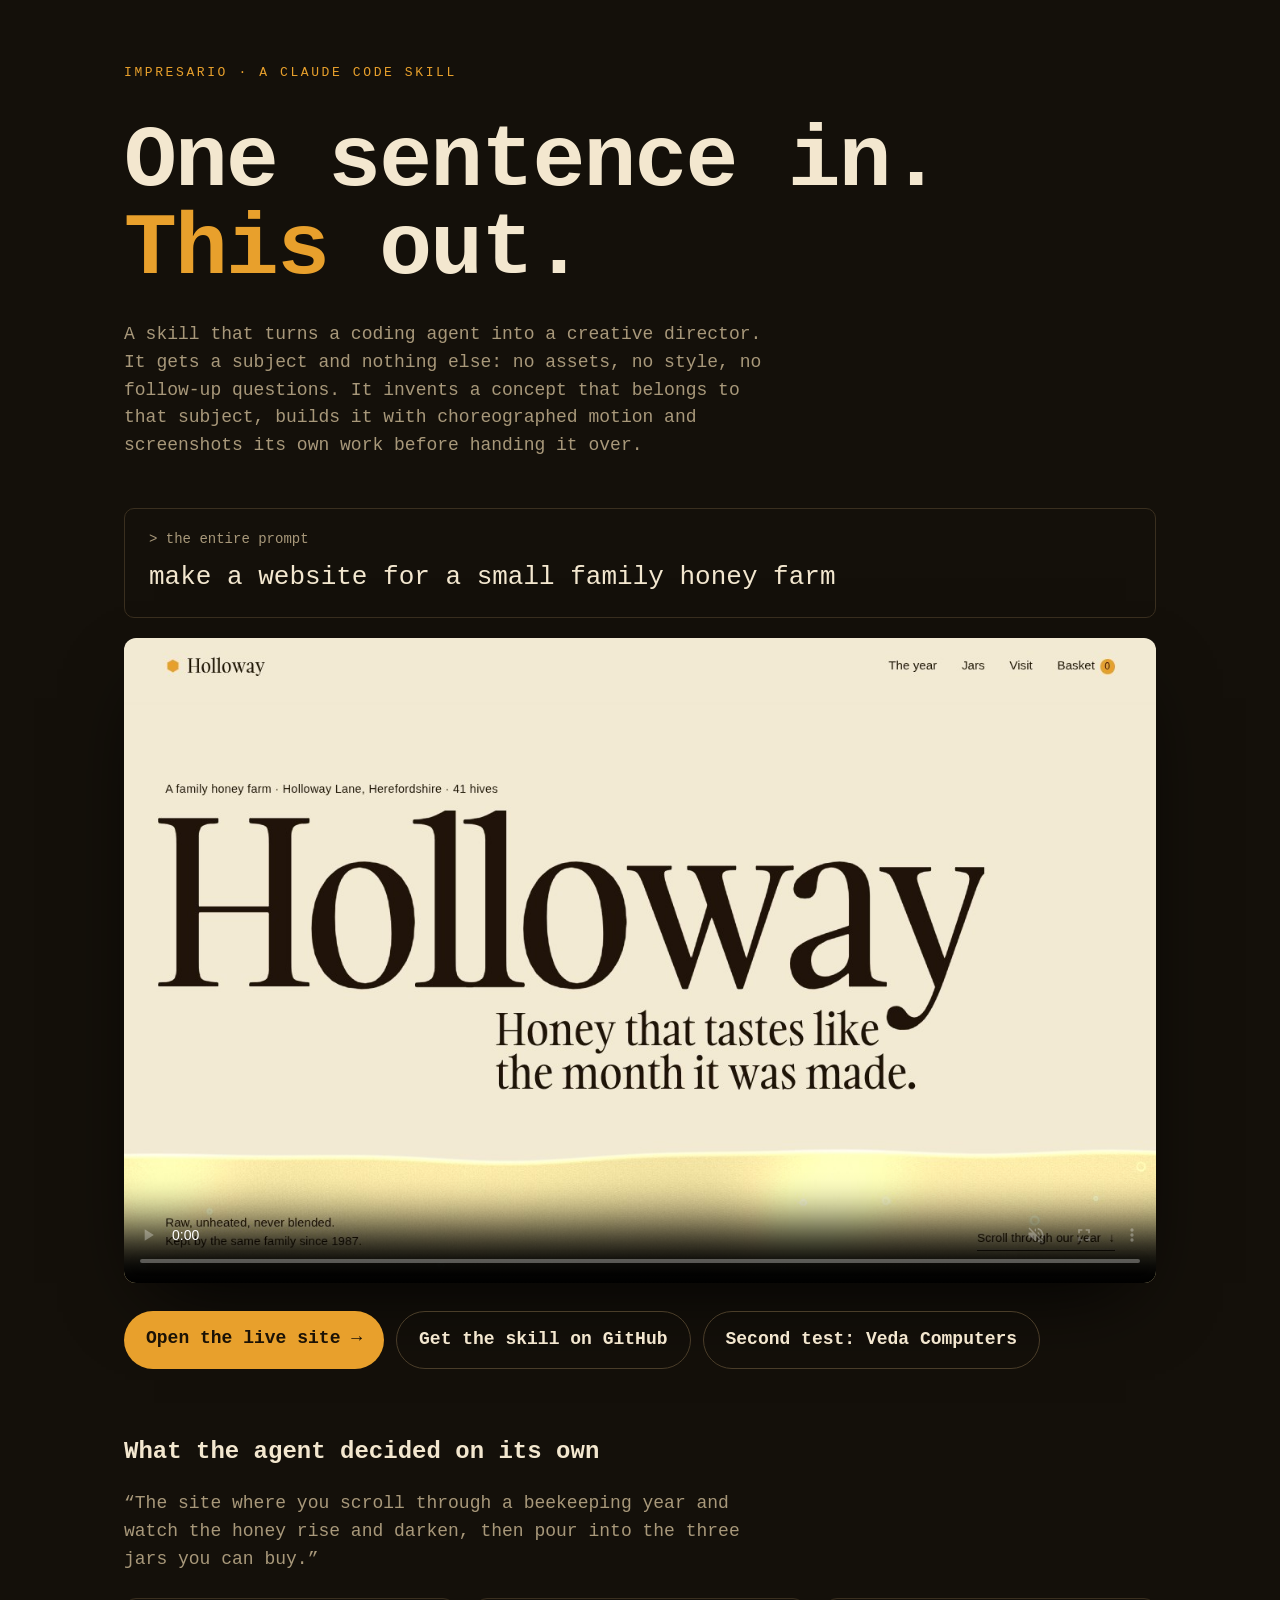
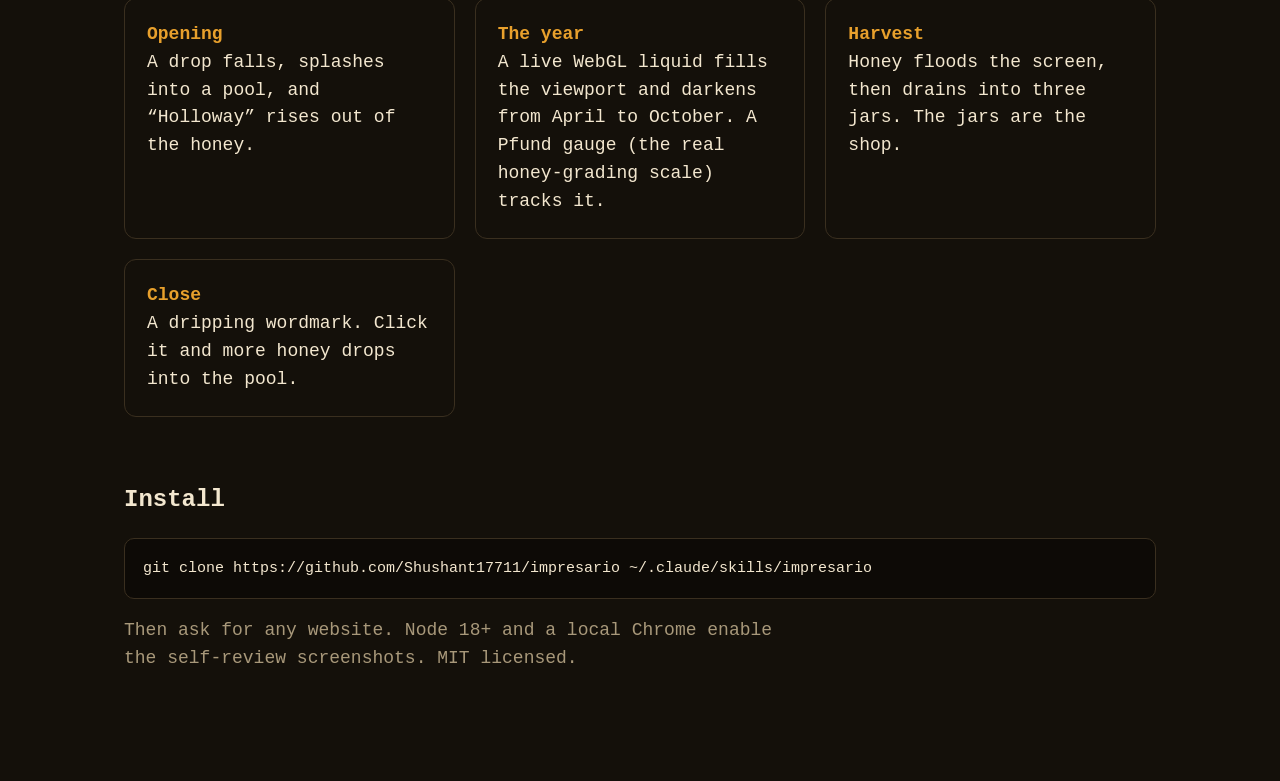
<file: docs/index.html>
<!doctype html>
<html lang="en">
<head>
<meta charset="utf-8">
<meta name="viewport" content="width=device-width,initial-scale=1">
<title>Impresario: one sentence in, an Awwwards-style website out</title>
<meta name="description" content="A Claude Code skill that makes coding agents invent a subject-specific concept and ship heavily animated, award-style websites without asking for style or assets.">
<meta property="og:title" content="Impresario: one sentence in, an Awwwards-style website out">
<meta property="og:description" content="Prompt: “make a website for a small family honey farm.” No assets, no style direction. This is what the agent built.">
<meta property="og:image" content="https://shushant17711.github.io/impresario/media/holloway-poster.jpg">
<meta name="twitter:card" content="summary_large_image">
<link rel="icon" href="data:image/svg+xml,%3Csvg xmlns=%22http://www.w3.org/2000/svg%22 viewBox=%220 0 24 24%22%3E%3Cpath fill=%22%23E8A02C%22 d=%22M12 2l8.66 5v10L12 22l-8.66-5V7z%22/%3E%3C/svg%3E">
<style>
:root{--bg:#14100a;--ink:#f3e7cf;--mute:#a8987a;--honey:#e8a02c}
*{box-sizing:border-box}html{background:var(--bg);color:var(--ink);font:400 18px/1.55 ui-monospace,SFMono-Regular,Menlo,monospace}
body{margin:0}a{color:var(--honey)}main{max-width:1080px;margin:0 auto;padding:7vh 24px 10vh}
.k{color:var(--honey);letter-spacing:.2em;font-size:13px;text-transform:uppercase}
h1{font:700 clamp(40px,7vw,88px)/1 ui-monospace,monospace;margin:.4em 0 .3em;letter-spacing:-.02em}
h1 em{font-style:normal;color:var(--honey)}
.lead{color:var(--mute);max-width:60ch}
.prompt{margin:48px 0 20px;padding:20px 24px;border:1px solid #3a2f1f;border-radius:10px;font-size:clamp(18px,2.4vw,26px)}
.prompt span{color:var(--mute);font-size:14px;display:block;margin-bottom:6px}
video{width:100%;border-radius:12px;display:block;box-shadow:0 30px 80px -30px #000;background:#000}
.row{display:flex;flex-wrap:wrap;gap:12px;margin:28px 0 64px}
.btn{display:inline-block;padding:14px 22px;border-radius:999px;background:var(--honey);color:#1b1206;text-decoration:none;font-weight:700}
.btn.o{background:none;color:var(--ink);border:1px solid #4a3d29}
.btn:focus-visible{outline:3px solid var(--ink);outline-offset:3px}
.grid{display:grid;grid-template-columns:repeat(auto-fit,minmax(280px,1fr));gap:20px;margin:24px 0 64px}
.card{border:1px solid #3a2f1f;border-radius:12px;padding:22px}.card b{color:var(--honey)}
pre{background:#0d0a06;border:1px solid #3a2f1f;border-radius:10px;padding:18px;overflow:auto;font-size:15px}
h2{font-size:24px;margin-top:56px}
</style>
</head>
<body>
<main>
  <div class="k">Impresario · a Claude Code skill</div>
  <h1>One sentence in.<br><em>This</em> out.</h1>
  <p class="lead">A skill that turns a coding agent into a creative director. It gets a subject and nothing else: no assets, no style, no follow-up questions. It invents a concept that belongs to that subject, builds it with choreographed motion and screenshots its own work before handing it over.</p>

  <div class="prompt"><span>&gt; the entire prompt</span>make a website for a small family honey farm</div>
  <video src="media/holloway-demo.mp4" poster="media/holloway-poster.jpg" controls autoplay muted loop playsinline></video>
  <div class="row">
    <a class="btn" href="holloway/">Open the live site →</a>
    <a class="btn o" href="https://github.com/Shushant17711/impresario">Get the skill on GitHub</a>
    <a class="btn o" href="veda/">Second test: Veda Computers</a>
  </div>

  <h2>What the agent decided on its own</h2>
  <p class="lead">“The site where you scroll through a beekeeping year and watch the honey rise and darken, then pour into the three jars you can buy.”</p>
  <div class="grid">
    <div class="card"><b>Opening</b><br>A drop falls, splashes into a pool, and “Holloway” rises out of the honey.</div>
    <div class="card"><b>The year</b><br>A live WebGL liquid fills the viewport and darkens from April to October. A Pfund gauge (the real honey-grading scale) tracks it.</div>
    <div class="card"><b>Harvest</b><br>Honey floods the screen, then drains into three jars. The jars are the shop.</div>
    <div class="card"><b>Close</b><br>A dripping wordmark. Click it and more honey drops into the pool.</div>
  </div>

  <h2>Install</h2>
  <pre>git clone https://github.com/Shushant17711/impresario ~/.claude/skills/impresario</pre>
  <p class="lead">Then ask for any website. Node 18+ and a local Chrome enable the self-review screenshots. MIT licensed.</p>
</main>
</body>
</html>
</file>
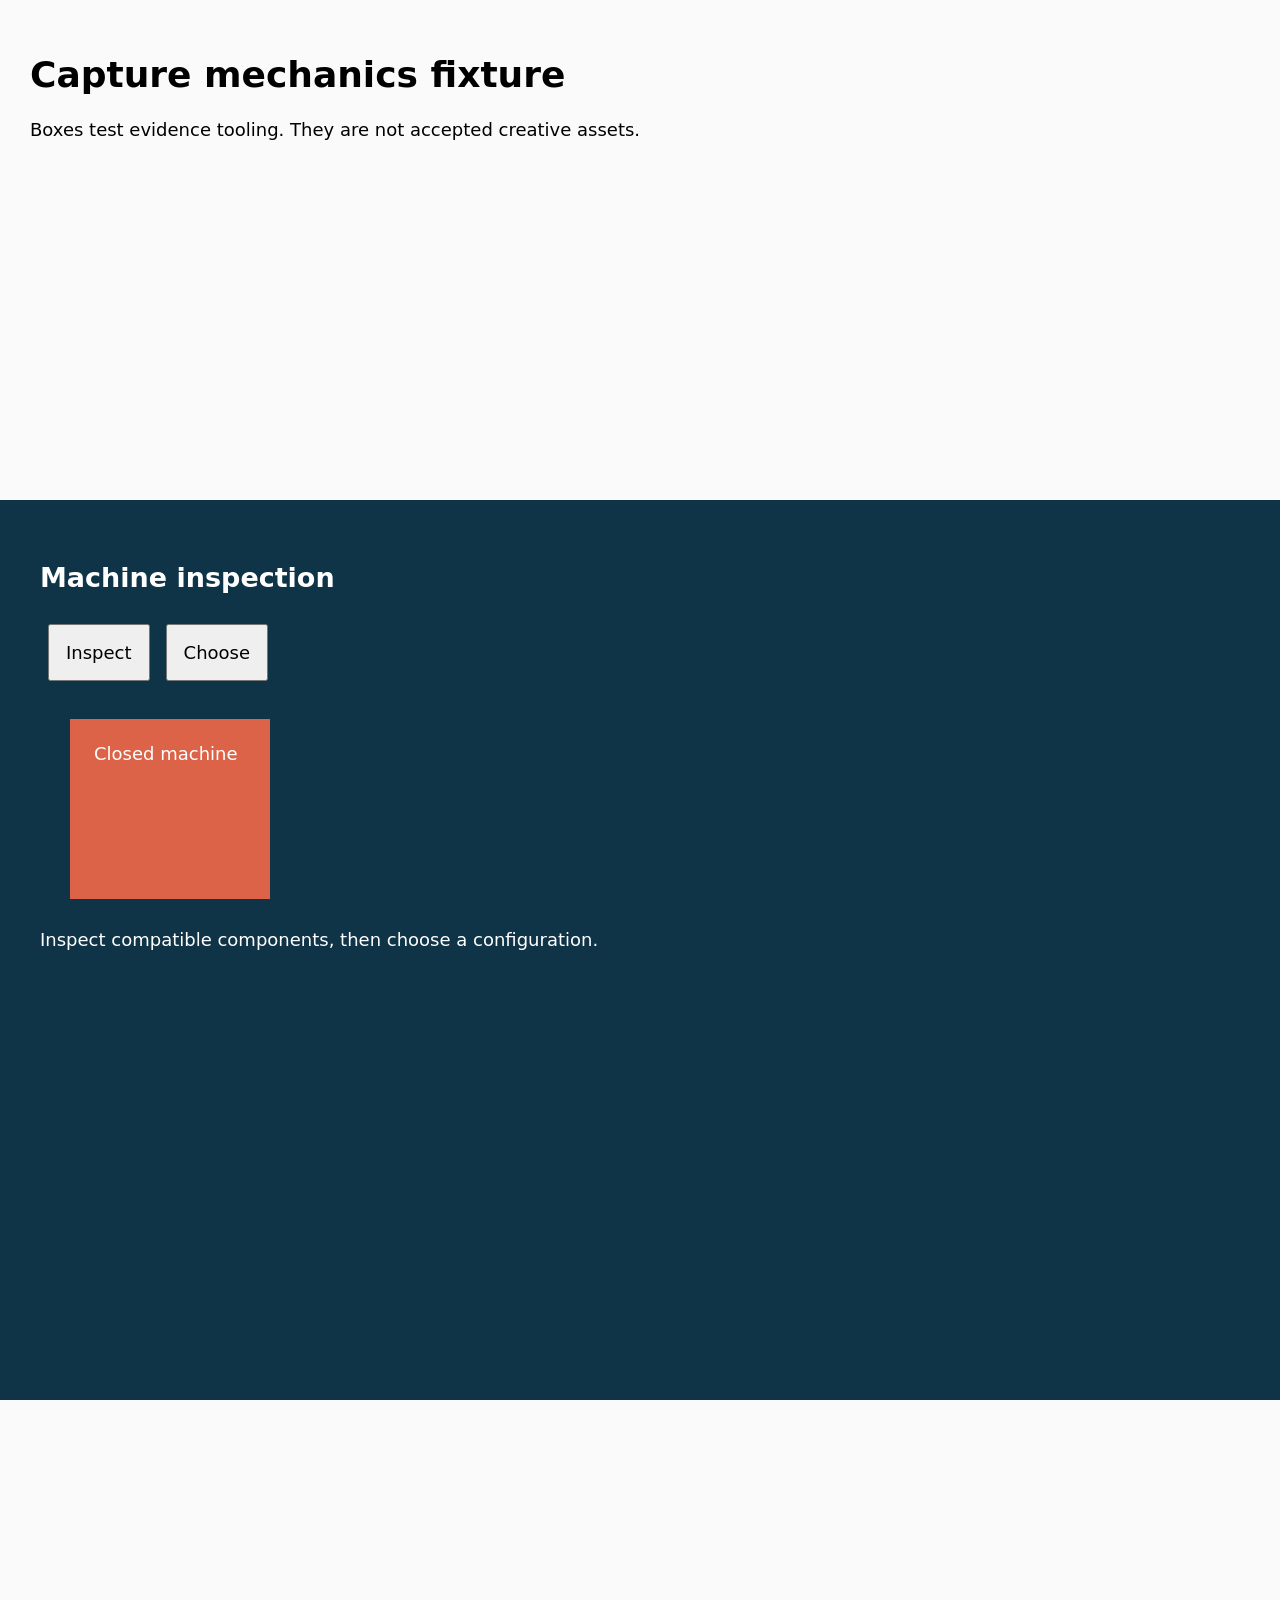
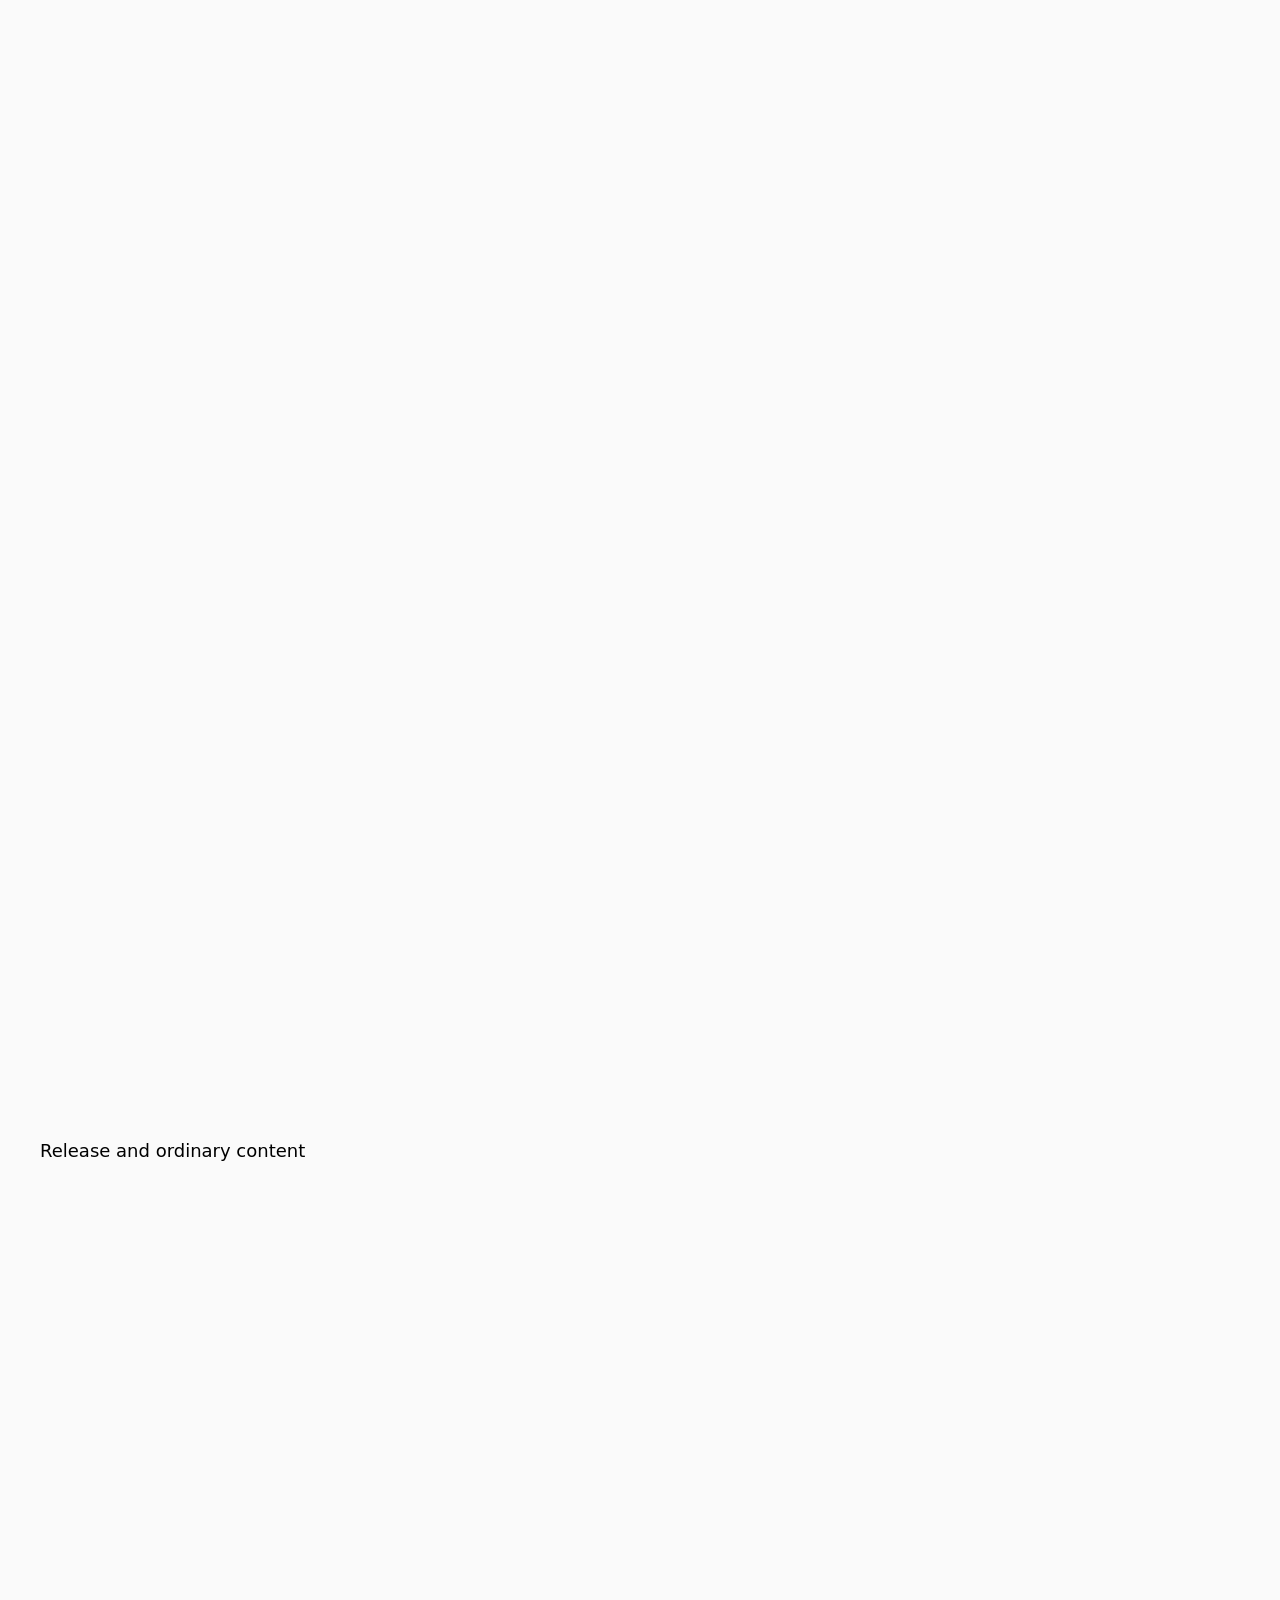
<file: tests/fixtures/scene.html>
<!doctype html>
<html lang="en"><meta charset="utf-8"><meta name="viewport" content="width=device-width"><title>Capture mechanics fixture — not cinematic proof</title>
<style>
*{box-sizing:border-box}body{margin:0;background:#fafafa;font:18px system-ui}header{height:500px;padding:30px}section{height:2200px}.stage{position:sticky;top:0;height:900px;padding:40px;background:#103447;color:#fff}button{padding:16px;margin:8px;font:inherit}#subject{width:200px;height:180px;background:#dc6348;padding:24px;margin:30px;transition:transform .1s}#subject[data-state="inspect"]{transform:translateX(160px) rotate(45deg);background:#1d9974}#subject[data-state="choose"]{transform:translateY(120px);background:#d7b84d;color:#111}:focus-visible{outline:3px solid #fa9}footer{height:600px;padding:40px}@media(max-width:600px){.stage{height:844px;padding:16px}#subject[data-state="inspect"]{transform:translateX(60px) rotate(45deg)}}@media(prefers-reduced-motion:reduce){#subject{transition:none;transform:none!important;background:#d7b84d;color:#111}}
</style>
<header><h1>Capture mechanics fixture</h1><p>Boxes test evidence tooling. They are not accepted creative assets.</p></header>
<section><div class="stage" id="machine" data-scene="machine"><h2>Machine inspection</h2><button id="inspect">Inspect</button><button id="choose">Choose</button><div id="subject" data-state="closed">Closed machine</div><p id="specs">Inspect compatible components, then choose a configuration.</p></div></section><footer>Release and ordinary content</footer>
<script>
const subject=document.getElementById('subject'),phone=matchMedia('(max-width:600px)'),reduce=matchMedia('(prefers-reduced-motion:reduce)');
function pose(state){subject.dataset.state=state;subject.textContent=state==='inspect'?'Exploded components':state==='choose'?'Chosen configuration':'Closed machine';}
document.getElementById('inspect').addEventListener('click',()=>pose('inspect'));
document.getElementById('choose').addEventListener('click',()=>pose('choose'));
if(reduce.matches){pose('choose');document.getElementById('specs').textContent='All compatible components and chosen configuration available without motion.';}
else if(!phone.matches){addEventListener('scroll',()=>{const p=(scrollY-500)/900;pose(p<.3?'closed':p<.8?'inspect':'choose');});}
</script></html>
</file>
